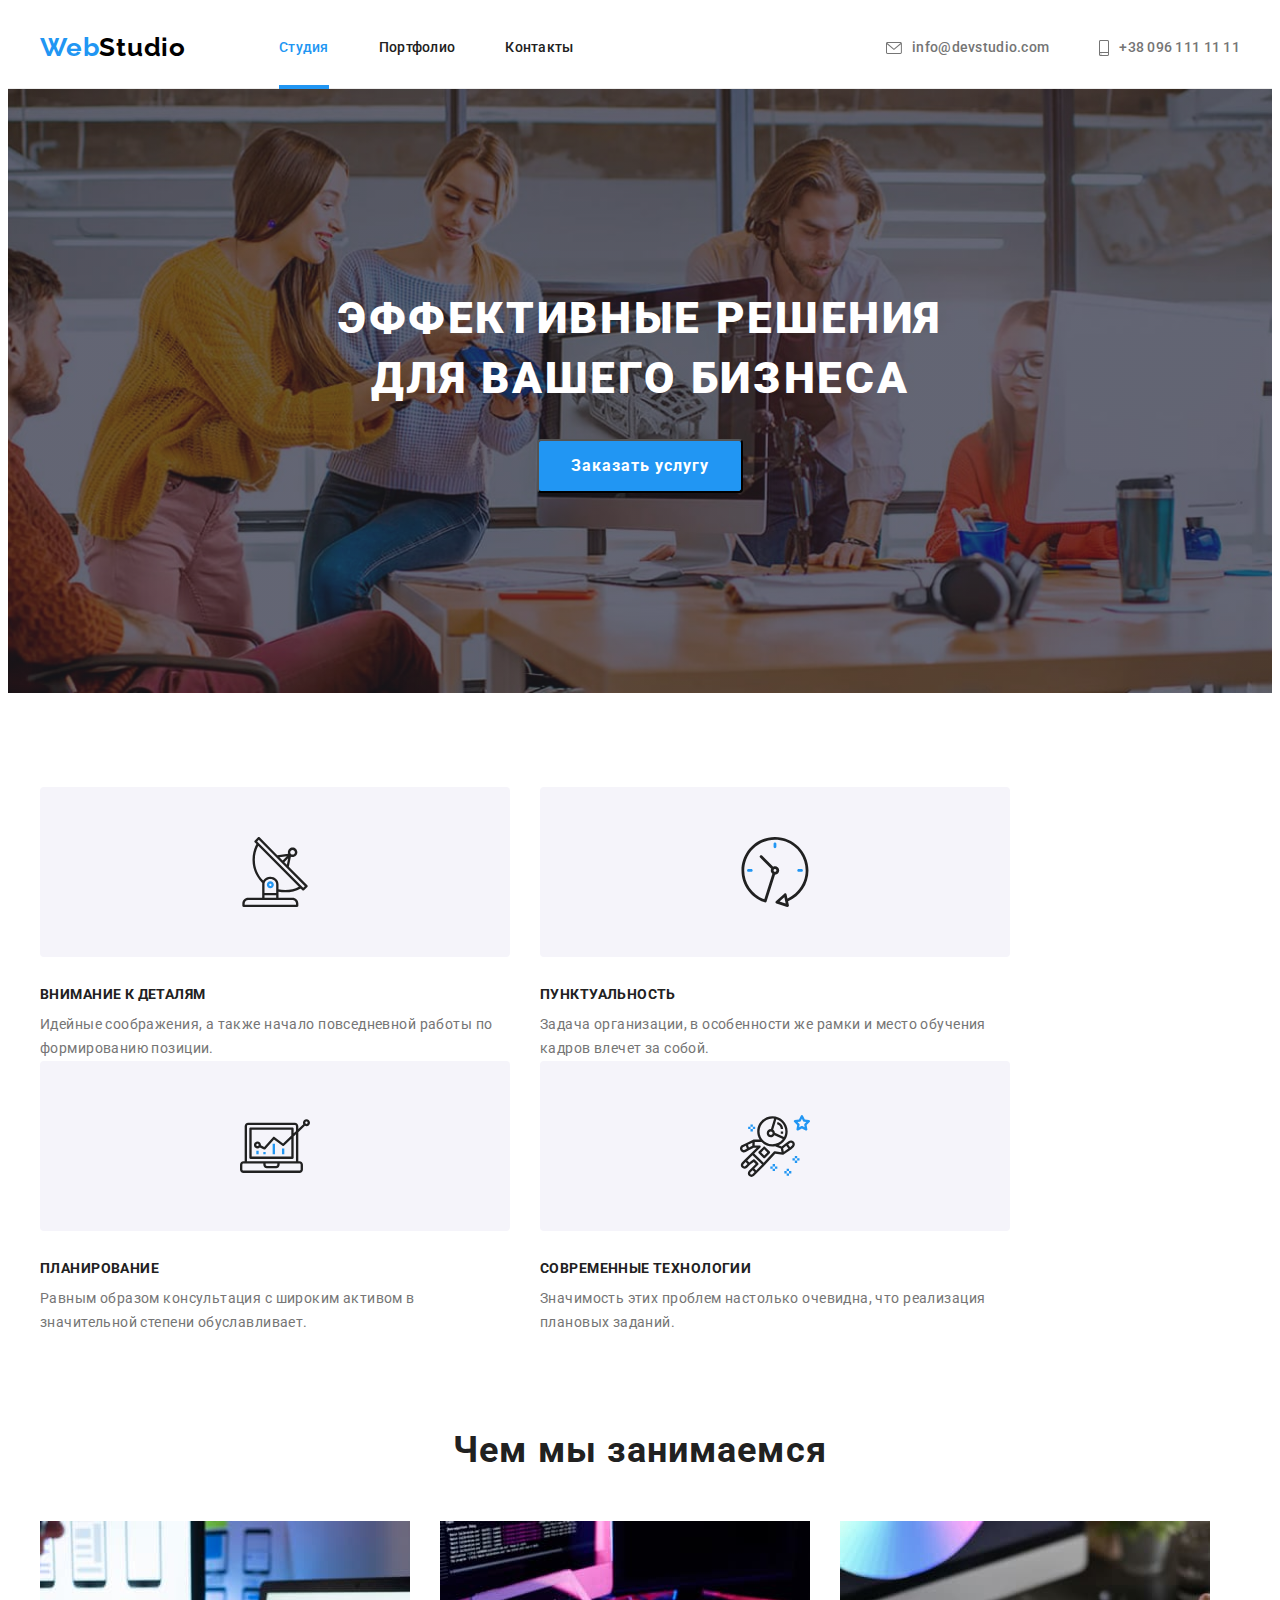
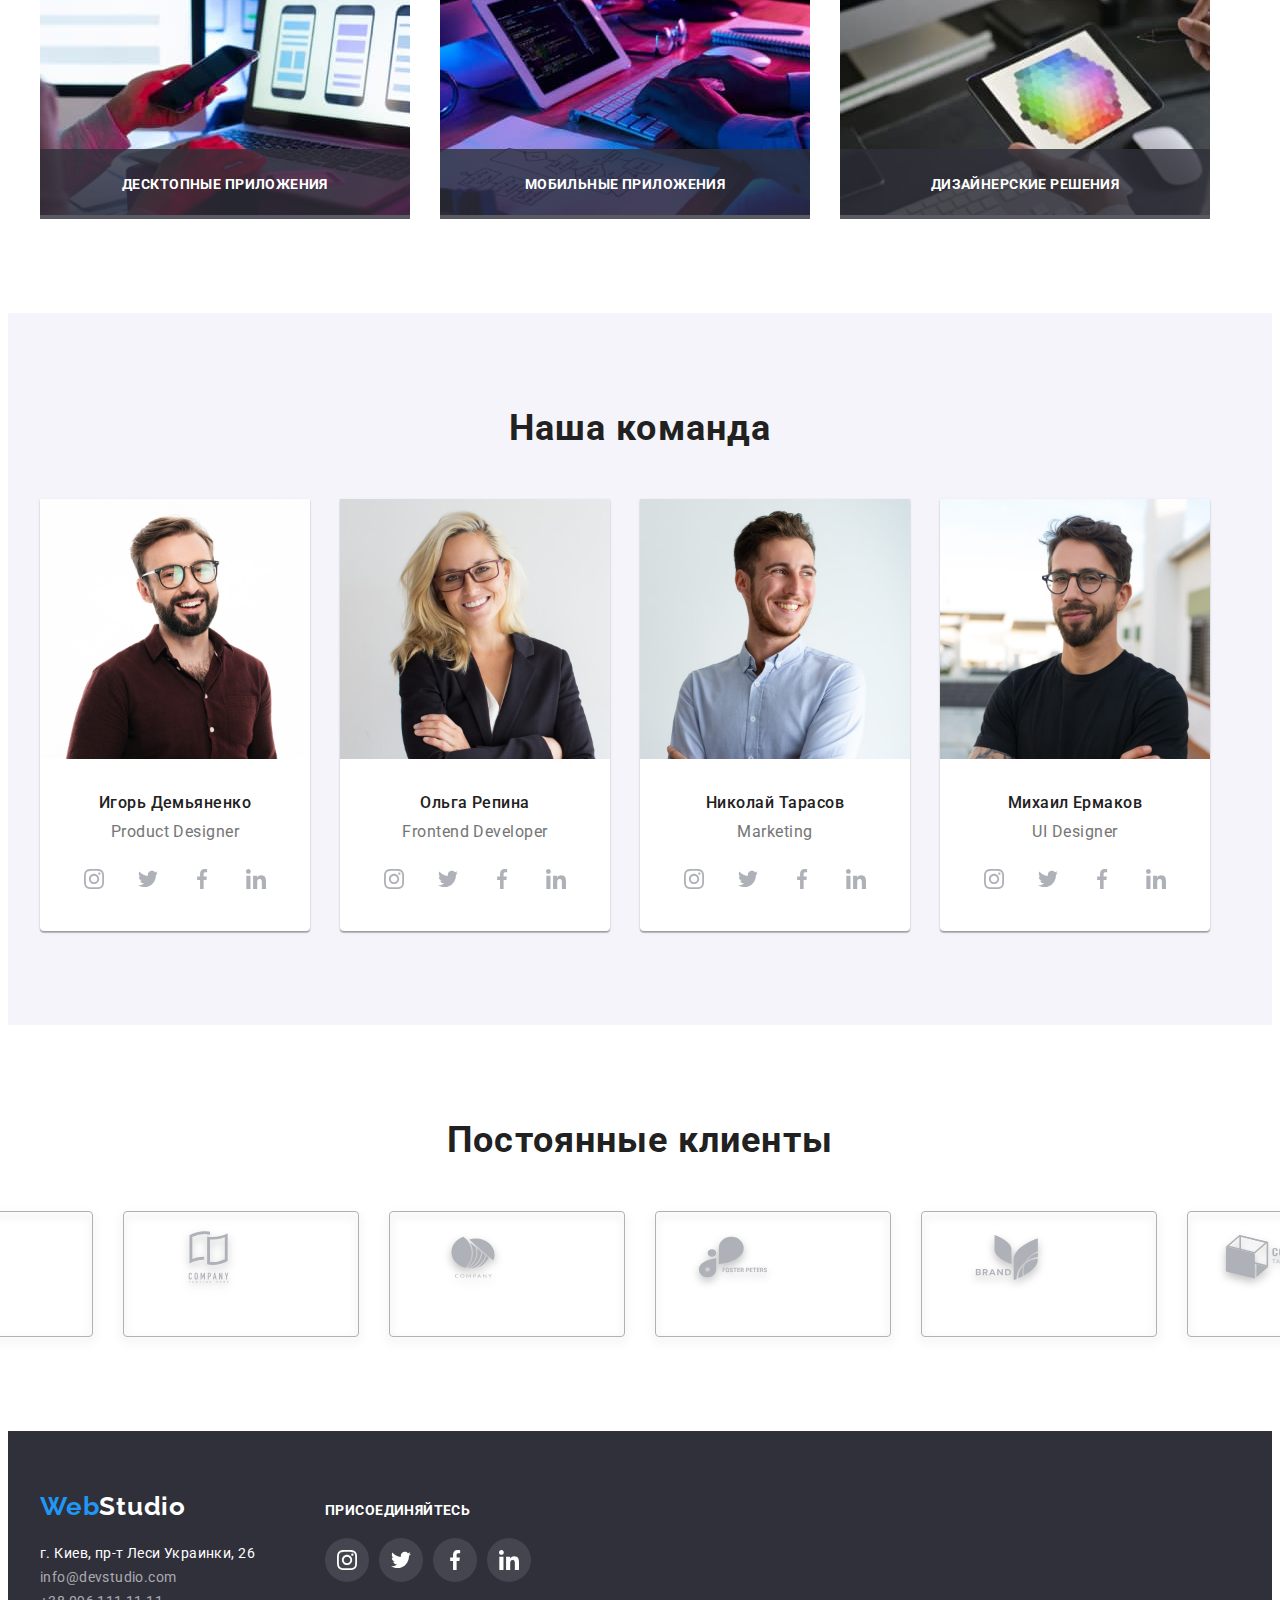
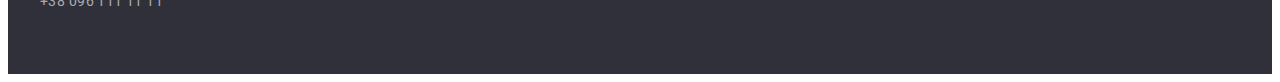
<file: index.html>
<!DOCTYPE html>
<html lang="ru">
  <head>
    <meta charset="UTF-8" />
    <meta http-equiv="X-UA-Compatible" content="IE=edge" />
    <meta name="viewport" content="width=device-width, initial-scale=1.0" />
    <title>Git rules!</title>
    <link rel="preconnect" href="https://fonts.googleapis.com" />
    <link rel="preconnect" href="https://fonts.gstatic.com" crossorigin />
    <link
      href="https://fonts.googleapis.com/css2?family=Raleway:wght@700&family=Roboto:wght@400;500;700;900&display=swap"
      rel="stylesheet"
    />
    <link
      rel="stylesheet"
      href="https://cdnjs.cloudflare.com/ajax/libs/modern-normalize/1.1.0/modern-normalize.min.css"
      integrity="sha512-wpPYUAdjBVSE4KJnH1VR1HeZfpl1ub8YT/NKx4PuQ5NmX2tKuGu6U/JRp5y+Y8XG2tV+wKQpNHVUX03MfMFn9Q=="
      crossorigin="anonymous"
      referrerpolicy="no-referrer"
    />
    <link rel="stylesheet" href="./css/style.css" />
  </head>

  <body>
    <header class="header">
      <div class="container">
        <nav class="header-navigation">
          <a lang="en" href="" class="header-logo-web link"
            >Web<span class="header-logo-studio link">Studio</span>
          </a>
          <ul class="header-list list">
            <li class="header-item"><a class="header-studio link" href="">Студия</a></li>
            <li class="header-item">
              <a class="header-potfolio link" href="./portfolio.html">Портфолио</a>
            </li>
            <li class="header-item"><a class="header-contact link" href="">Контакты</a></li>
          </ul>
        </nav>
        <ul class="header-right list">
          <li class="header-right-item">
            <a class="header-email link" href="mailto:info@devstudio.com">
              <svg class="header-icons" width="16" height="12">
                <use class="envelope" href="./images/icons.svg#icon-envelope"></use>
              </svg>
              info@devstudio.com</a
            >
          </li>
          <li class="header-right-item">
            <a class="header-tel link" href="tel:+380961111111">
              <svg class="header-icons" width="10" height="16">
                <use class="smartphone" href="./images/icons.svg#icon-smartphone"></use>
              </svg>
              +38 096 111 11 11</a
            >
          </li>
        </ul>
      </div>
    </header>
    <main>
      <section class="hero">
        <h1 class="hero-title">Эффективные решения для вашего бизнеса</h1>
        <button class="hero-button" type="button" data-modal-open>Заказать услугу</button>
      </section>
      <section class="peculiarities">
        <div class="container">
          <ul class="peculiarities-list">
            <li class="peculiarities-main list">
              <div class="icons-peculiarities list">
                <svg class="icons">
                  <use class="antenna" href="./images/icons.svg#icon-antenna"></use>
                </svg>
              </div>
              <h3 class="peculiarities-main-title">Внимание к деталям</h3>
              <p class="peculiarities-main-title-org">
                Идейные соображения, а также начало повседневной работы по формированию позиции.
              </p>
            </li>
            <li class="peculiarities-main list">
              <div class="icons-peculiarities list">
                <svg class="icons">
                  <use class="clock" href="./images/icons.svg#icon-clock"></use>
                </svg>
              </div>
              <h3 class="peculiarities-main-title">Пунктуальность</h3>
              <p class="peculiarities-main-title-org">
                Задача организации, в особенности же рамки и место обучения кадров влечет за собой.
              </p>
            </li>
            <li class="peculiarities-main list">
              <div class="icons-peculiarities list">
                <svg class="icons">
                  <use class="diagram" href="./images/icons.svg#icon-diagram"></use>
                </svg>
              </div>
              <h3 class="peculiarities-main-title">Планирование</h3>
              <p class="peculiarities-main-title-org">
                Равным образом консультация с широким активом в значительной степени обуславливает.
              </p>
            </li>
            <li class="peculiarities-main list">
              <div class="icons-peculiarities list">
                <svg class="icons">
                  <use class="astronaut" href="./images/icons.svg#icon-astronaut"></use>
                </svg>
              </div>
              <h3 class="peculiarities-main-title">Современные технологии</h3>
              <p class="peculiarities-main-title-org">
                Значимость этих проблем настолько очевидна, что реализация плановых заданий.
              </p>
            </li>
          </ul>
        </div>
      </section>
      <section class="doing">
        <div class="container">
          <h2 class="doing-title">Чем мы занимаемся</h2>
          <ul class="doing-image list">
            <li class="doing-image-pictures">
              <img src="./images/doing/img1.jpg" alt="Разработка сайта" width="370" height="294" />
              <h3 class="doing-kind">Десктопные приложения</h3>
            </li>
            <li class="doing-image-pictures">
              <img src="./images/doing/img2.jpg" alt="Дизайн" width="370" height="294" />
              <h3 class="doing-kind">Мобильные приложения</h3>
            </li>
            <li class="doing-image-pictures">
              <img src="./images/doing/img3.jpg" alt="Графика и цвет" width="370" height="294" />
              <h3 class="doing-kind">Дизайнерские решения</h3>
            </li>
          </ul>
        </div>
      </section>
      <section class="team">
        <div class="container">
          <h2 class="team-title">Наша команда</h2>
          <ul class="team-worker list">
            <li class="team-worker-about">
              <img
                class="cards-workers"
                src="./images/team/demyanenko.jpg"
                alt="Игорь Демьяненко"
                width="270"
                height="260"
              />
              <div class="name-function-worker">
                <h3 class="team-worker-about-name">Игорь Демьяненко</h3>
                <p class="team-worker-function" lang="en">Product Designer</p>
                <ul class="worker-socials">
                  <li class="socials-item list">
                    <a class="socials-link link" href="">
                      <svg class="socials-icons" width="20" height="20">
                        <use class="instagram" href="./images/icons.svg#icon-instagram"></use>
                      </svg>
                    </a>
                  </li>
                  <li class="socials-item list">
                    <a class="socials-link link" href="">
                      <svg class="socials-icons" width="20" height="20">
                        <use class="twitter" href="./images/icons.svg#icon-twitter"></use>
                      </svg>
                    </a>
                  </li>
                  <li class="socials-item list">
                    <a class="socials-link link" href="">
                      <svg class="socials-icons" width="20" height="20">
                        <use class="facebook" href="./images/icons.svg#icon-facebook"></use>
                      </svg>
                    </a>
                  </li>
                  <li class="socials-item list">
                    <a class="socials-link link" href="">
                      <svg class="socials-icons" width="20" height="20">
                        <use class="linkedin" href="./images/icons.svg#icon-linkedin"></use>
                      </svg>
                    </a>
                  </li>
                </ul>
              </div>
            </li>
            <li class="team-worker-about">
              <img
                class="cards-workers"
                src="./images/team/repina.jpg"
                alt="Ольга Репина"
                width="270"
                height="260"
              />
              <div class="name-function-worker">
                <h3 class="team-worker-about-name">Ольга Репина</h3>
                <p class="team-worker-function" lang="en">Frontend Developer</p>
                <ul class="worker-socials">
                  <li class="socials-item list">
                    <a class="socials-link link" href="">
                      <svg class="socials-icons" width="20" height="20">
                        <use class="instagram" href="./images/icons.svg#icon-instagram"></use>
                      </svg>
                    </a>
                  </li>
                  <li class="socials-item list">
                    <a class="socials-link link" href="">
                      <svg class="socials-icons" width="20" height="20">
                        <use class="twitter" href="./images/icons.svg#icon-twitter"></use>
                      </svg>
                    </a>
                  </li>
                  <li class="socials-item list">
                    <a class="socials-link link" href="">
                      <svg class="socials-icons" width="20" height="20">
                        <use class="facebook" href="./images/icons.svg#icon-facebook"></use>
                      </svg>
                    </a>
                  </li>
                  <li class="socials-item list">
                    <a class="socials-link link" href="">
                      <svg class="socials-icons" width="20" height="20">
                        <use class="linkedin" href="./images/icons.svg#icon-linkedin"></use>
                      </svg>
                    </a>
                  </li>
                </ul>
              </div>
            </li>
            <li class="team-worker-about">
              <img
                class="cards-workers"
                src="./images/team/tarasov.jpg"
                alt="Николай Тарасов"
                width="270"
                height="260"
              />
              <div class="name-function-worker">
                <h3 class="team-worker-about-name">Николай Тарасов</h3>
                <p class="team-worker-function" lang="en">Marketing</p>
                <ul class="worker-socials">
                  <li class="socials-item list">
                    <a class="socials-link link" href="">
                      <svg class="socials-icons" width="20" height="20">
                        <use class="instagram" href="./images/icons.svg#icon-instagram"></use>
                      </svg>
                    </a>
                  </li>
                  <li class="socials-item list">
                    <a class="socials-link link" href="">
                      <svg class="socials-icons" width="20" height="20">
                        <use class="twitter" href="./images/icons.svg#icon-twitter"></use>
                      </svg>
                    </a>
                  </li>
                  <li class="socials-item list">
                    <a class="socials-link link" href="">
                      <svg class="socials-icons" width="20" height="20">
                        <use class="facebook" href="./images/icons.svg#icon-facebook"></use>
                      </svg>
                    </a>
                  </li>
                  <li class="socials-item list">
                    <a class="socials-link link" href="">
                      <svg class="socials-icons" width="20" height="20">
                        <use class="linkedin" href="./images/icons.svg#icon-linkedin"></use>
                      </svg>
                    </a>
                  </li>
                </ul>
              </div>
            </li>
            <li class="team-worker-about">
              <img
                class="cards-workers"
                src="./images/team/ermakov.jpg"
                alt="Михаил Ермаков"
                width="270"
                height="260"
              />
              <div class="name-function-worker">
                <h3 class="team-worker-about-name">Михаил Ермаков</h3>
                <p class="team-worker-function" lang="en">UI Designer</p>
                <ul class="worker-socials">
                  <li class="socials-item list">
                    <a class="socials-link link" href="">
                      <svg class="socials-icons" width="20" height="20">
                        <use class="instagram" href="./images/icons.svg#icon-instagram"></use>
                      </svg>
                    </a>
                  </li>
                  <li class="socials-item list">
                    <a class="socials-link link" href="">
                      <svg class="socials-icons" width="20" height="20">
                        <use class="twitter" href="./images/icons.svg#icon-twitter"></use>
                      </svg>
                    </a>
                  </li>
                  <li class="socials-item list">
                    <a class="socials-link link" href="">
                      <svg class="socials-icons" width="20" height="20">
                        <use class="facebook" href="./images/icons.svg#icon-facebook"></use>
                      </svg>
                    </a>
                  </li>
                  <li class="socials-item list">
                    <a class="socials-link link" href="">
                      <svg class="socials-icons" width="20" height="20">
                        <use class="linkedin" href="./images/icons.svg#icon-linkedin"></use>
                      </svg>
                    </a>
                  </li>
                </ul>
              </div>
            </li>
          </ul>
        </div>
      </section>
      <section class="clients">
        <div class="container">
          <h2 class="clients-title">Постоянные клиенты</h2>
          <ul class="clients-icons list">
            <li class="clients-icons-cards">
              <a class="clients-icons-number" href="">
                <svg class="clients-icons-number-cards">
                  <use class="one" href="./images/icons.svg#icon-one"></use>
                </svg>
              </a>
            </li>
            <li class="clients-icons-cards">
              <a class="clients-icons-number" href="">
                <svg class="clients-icons-number-cards">
                  <use class="two" href="./images/icons.svg#icon-two"></use>
                </svg>
              </a>
            </li>
            <li class="clients-icons-cards">
              <a class="clients-icons-number" href="">
                <svg class="clients-icons-number-cards">
                  <use class="three" href="./images/icons.svg#icon-three"></use>
                </svg>
              </a>
            </li>
            <li class="clients-icons-cards">
              <a class="clients-icons-number" href="">
                <svg class="clients-icons-number-cards">
                  <use class="four" href="./images/icons.svg#icon-four"></use>
                </svg>
              </a>
            </li>
            <li class="clients-icons-cards">
              <a class="clients-icons-number" href="">
                <svg class="clients-icons-number-cards">
                  <use class="five" href="./images/icons.svg#icon-five"></use>
                </svg>
              </a>
            </li>
            <li class="clients-icons-cards">
              <a class="clients-icons-number" href="">
                <svg class="clients-icons-number-cards">
                  <use class="six" href="./images/icons.svg#icon-six"></use>
                </svg>
              </a>
            </li>
          </ul>
        </div>
      </section>
    </main>
    <footer class="footer">
      <div class="footer-logo-together container">
        <div class="footer-logo">
          <a lang="en" href="" class="footer-logo-web link"
            >Web<span class="footer-logo-studio link">Studio</span>
          </a>
          <address class="footer-adress">
            <ul class="footer-adress list">
              <li class="footer-item">
                <a
                  class="footer-adress-map link"
                  href="https://goo.gl/maps/Y9BvovTNRjRQ5Cvj7"
                  target="_blank"
                  rel="noreferrer noopener"
                  >г. Киев, пр-т Леси Украинки, 26</a
                >
              </li>
              <li class="footer-item">
                <a class="footer-email link" href="mailto:info@devstudio.com">info@devstudio.com</a>
              </li>
              <li class="footer-item">
                <a class="footer-tel link" href="tel:+380961111111">+38 096 111 11 11</a>
              </li>
            </ul>
          </address>
        </div>
        <div class="footer-together">
          <p class="together-title">присоединяйтесь</p>
          <ul class="together-socials">
            <li class="together-item list">
              <a class="together-link link" href="">
                <svg class="together-icons" width="20" height="20">
                  <use class="instagram" href="./images/icons.svg#icon-instagram"></use>
                </svg>
              </a>
            </li>
            <li class="together-item list">
              <a class="together-link link" href="">
                <svg class="together-icons" width="20" height="20">
                  <use class="twitter" href="./images/icons.svg#icon-twitter"></use>
                </svg>
              </a>
            </li>
            <li class="together-item list">
              <a class="together-link link" href="">
                <svg class="together-icons" width="20" height="20">
                  <use class="facebook" href="./images/icons.svg#icon-facebook"></use>
                </svg>
              </a>
            </li>
            <li class="together-item list">
              <a class="together-link link" href="">
                <svg class="together-icons" width="20" height="20">
                  <use class="linkedin" href="./images/icons.svg#icon-linkedin"></use>
                </svg>
              </a>
            </li>
          </ul>
        </div>
      </div>
    </footer>
    <div class="backdrop is-hidden" data-modal is-hidden>
      <div class="modal">
        <button type="button" class="open" data-modal-close>
          <svg class="open-modal">
            <use class="icon-close" href="./images/icons.svg#icon-close"></use>
          </svg>
        </button>
      </div>
    </div>
    <script src="./js/modal.js"></script>
  </body>
</html>
</file>
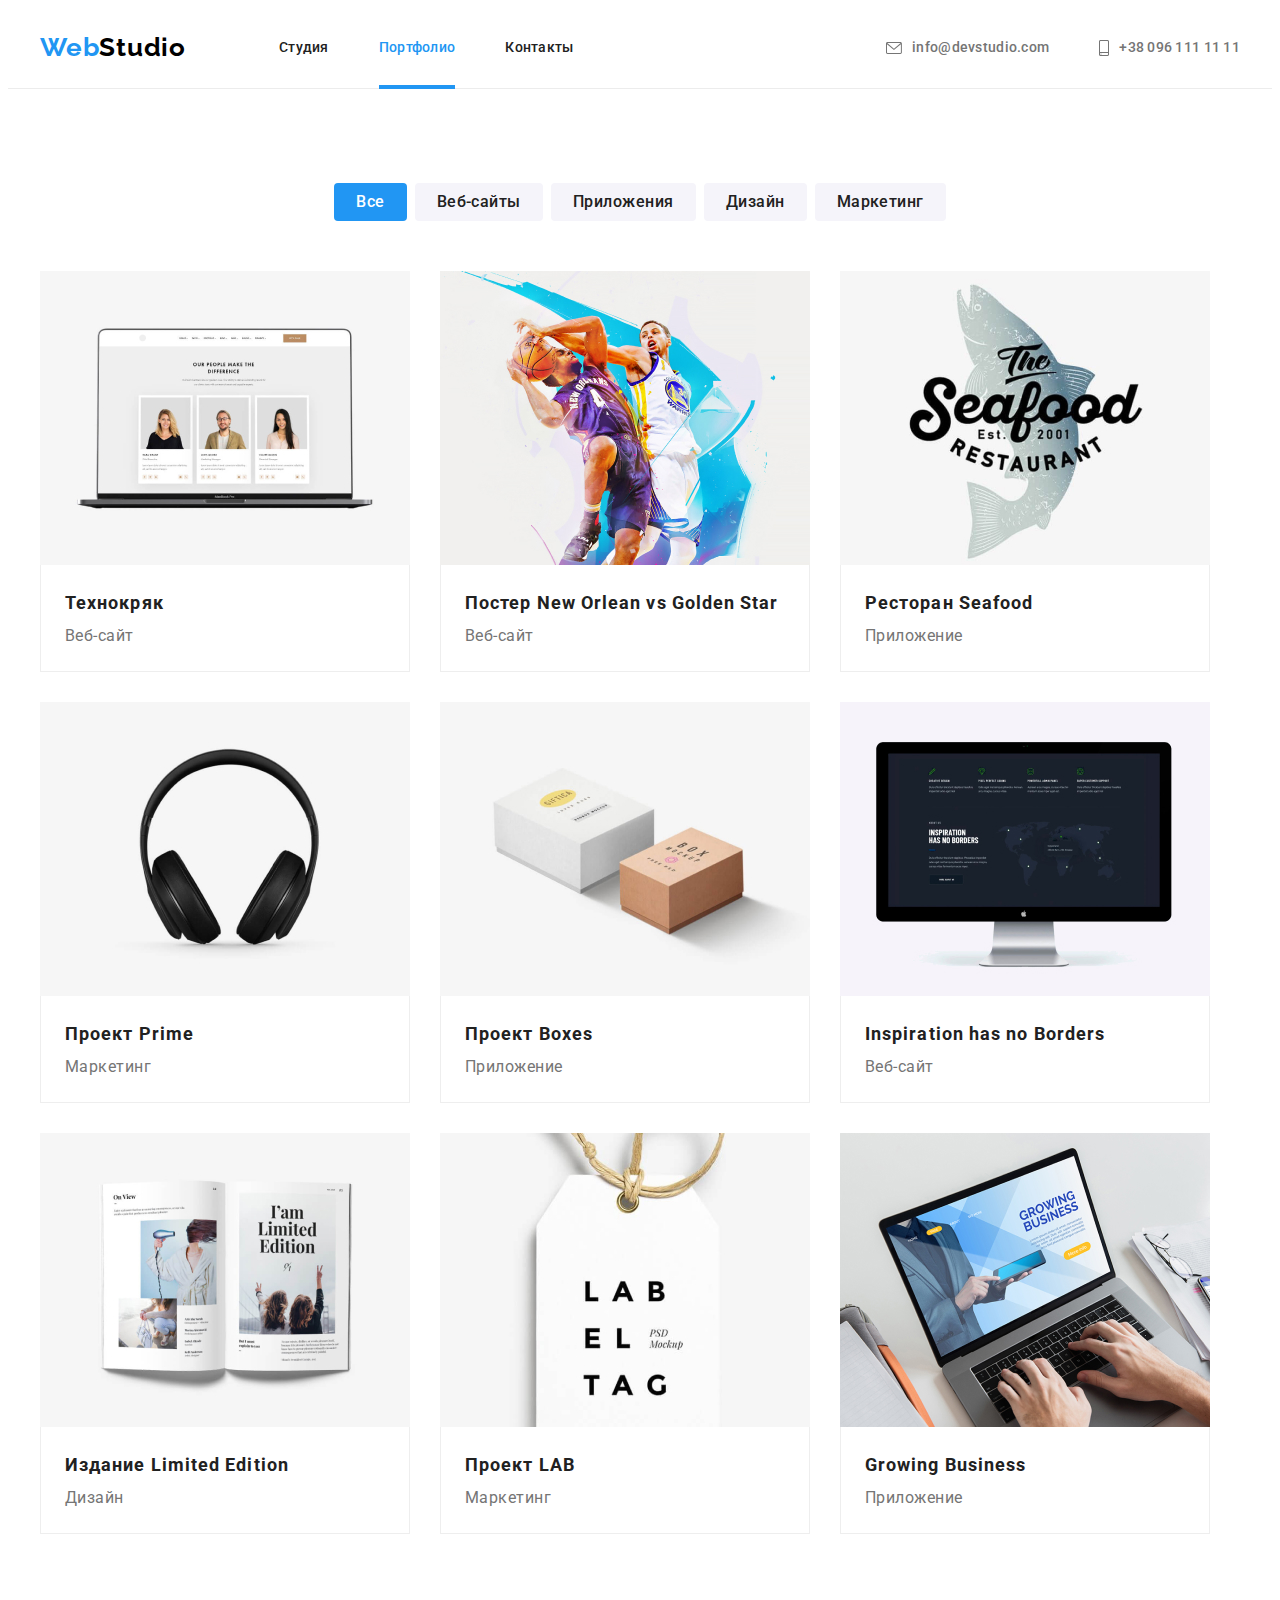
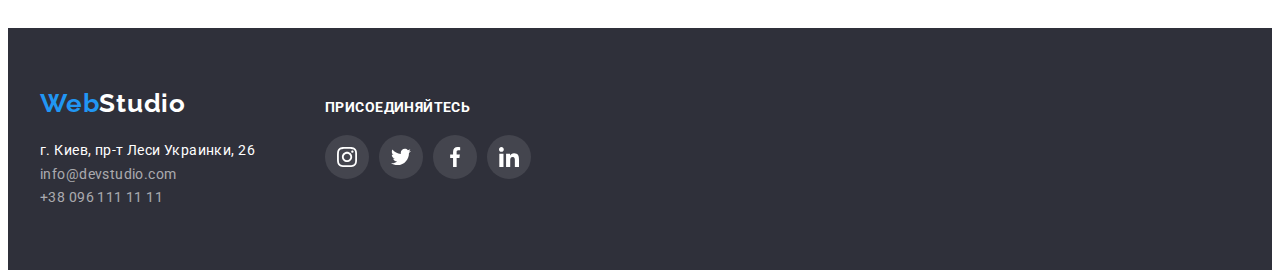
<file: portfolio.html>
<!DOCTYPE html>
<html lang="ru">
  <head>
    <meta charset="UTF-8" />
    <meta http-equiv="X-UA-Compatible" content="IE=edge" />
    <meta name="viewport" content="width=device-width, initial-scale=1.0" />
    <title>Document</title>
    <link rel="preconnect" href="https://fonts.googleapis.com" />
    <link rel="preconnect" href="https://fonts.gstatic.com" crossorigin />
    <link
      href="https://fonts.googleapis.com/css2?family=Raleway:wght@700&family=Roboto:wght@400;500;700;900&display=swap"
      rel="stylesheet"
    />
    <link
      rel="stylesheet"
      href="https://cdnjs.cloudflare.com/ajax/libs/modern-normalize/1.1.0/modern-normalize.min.css"
      integrity="sha512-wpPYUAdjBVSE4KJnH1VR1HeZfpl1ub8YT/NKx4PuQ5NmX2tKuGu6U/JRp5y+Y8XG2tV+wKQpNHVUX03MfMFn9Q=="
      crossorigin="anonymous"
      referrerpolicy="no-referrer"
    />
    <link rel="stylesheet" href="./css/style.css" />
  </head>
  <body>
    <header class="header">
      <div class="container">
        <nav class="header-navigation">
          <a lang="en" href="" class="header-logo-web link"
            >Web<span class="header-logo-studio link">Studio</span>
          </a>
          <ul class="header-list list">
            <li class="header-item">
              <a class="header-studio-second link" href="./index.html">Студия</a>
            </li>
            <li class="header-item">
              <a class="header-potfolio-second link" href="">Портфолио</a>
            </li>
            <li class="header-item"><a class="header-contact link" href="">Контакты</a></li>
          </ul>
        </nav>
        <ul class="header-right list">
          <li class="header-right-item">
            <a class="header-email link" href="mailto:info@devstudio.com">
              <svg class="header-icons" width="16" height="12">
                <use class="envelope" href="./images/icons.svg#icon-envelope"></use>
              </svg>
              info@devstudio.com</a
            >
          </li>
          <li class="header-right-item">
            <a class="header-tel link" href="tel:+380961111111">
              <svg class="header-icons" width="10" height="16">
                <use class="smartphone" href="./images/icons.svg#icon-smartphone"></use>
              </svg>
              +38 096 111 11 11</a
            >
          </li>
        </ul>
      </div>
    </header>
    <main class="main">
      <section class="main-buttons">
        <div class="container">
          <ul class="main-buttons-list list">
            <li class="main-buttons-item">
              <button class="main-button-all" type="button">Все</button>
            </li>
            <li class="main-buttons-item">
              <button class="main-button-other" type="button">Веб-сайты</button>
            </li>
            <li class="main-buttons-item">
              <button class="main-button-other" type="button">Приложения</button>
            </li>
            <li class="main-buttons-item">
              <button class="main-button-other" type="button">Дизайн</button>
            </li>
            <li class="main-buttons-item">
              <button class="main-button-other" type="button">Маркетинг</button>
            </li>
          </ul>
          <ul class="projects-list list">
            <li class="projects-information">
              <a class="projects-information-link link" href="">
                <div class="projects-cards-text">
                  <img
                    class="projects-cards"
                    src="./imgportfolio/tehnokryak.jpg"
                    alt="Технокряк"
                    width="370"
                    height="294"
                  />
                  <p class="projects-information-text">
                    Технокряк это современная площадка распространения коронавируса. Компании
                    используют эту платформу для цифрового шпионажа и атак на защищённые сервера
                    конкурентов.
                  </p>
                </div>
                <div class="cards-name">
                  <h3 class="projects-name">Технокряк</h3>
                  <p class="projects-type">Веб-сайт</p>
                </div>
              </a>
            </li>
            <li class="projects-information">
              <a class="projects-information-link link" href="">
                <img
                  class="projects-cards"
                  src="./imgportfolio/star.jpg"
                  alt="Постер New Orlean vs Golden Star"
                  width="370"
                  height="294"
                />
                <div class="cards-name">
                  <h3 class="projects-name">
                    Постер <span lang="en">New Orlean vs Golden Star</span>
                  </h3>
                  <p class="projects-type">Веб-сайт</p>
                </div>
              </a>
            </li>
            <li class="projects-information">
              <a class="projects-information-link link" href="">
                <img
                  class="projects-cards"
                  src="./imgportfolio/seafood.jpg"
                  alt="Ресторан Seafood"
                  width="370"
                  height="294"
                />
                <div class="cards-name">
                  <h3 class="projects-name">Ресторан <span lang="en">Seafood</span></h3>
                  <p class="projects-type">Приложение</p>
                </div>
              </a>
            </li>
            <li class="projects-information">
              <a class="projects-information-link link" href="">
                <img
                  class="projects-cards"
                  src="./imgportfolio/prime.jpg"
                  alt="Проект Prime"
                  width="370"
                  height="294"
                />
                <div class="cards-name">
                  <h3 class="projects-name">Проект <span lang="en">Prime</span></h3>
                  <p class="projects-type">Маркетинг</p>
                </div>
              </a>
            </li>
            <li class="projects-information">
              <a class="projects-information-link link" href="">
                <img
                  class="projects-cards"
                  src="./imgportfolio/boxes.jpg"
                  alt="Проект Boxes"
                  width="370"
                  height="294"
                />
                <div class="cards-name">
                  <h3 class="projects-name">Проект <span lang="en">Boxes</span></h3>
                  <p class="projects-type">Приложение</p>
                </div>
              </a>
            </li>
            <li class="projects-information">
              <a class="projects-information-link link" href="">
                <img
                  class="projects-cards"
                  src="./imgportfolio/borders.jpg"
                  alt="Inspiration has no Borders"
                  width="370"
                  height="294"
                />
                <div class="cards-name">
                  <h3 class="projects-name" lang="en">Inspiration has no Borders</h3>
                  <p class="projects-type">Веб-сайт</p>
                </div>
              </a>
            </li>
            <li class="projects-information">
              <a class="projects-information-link link" href="">
                <img
                  class="projects-cards"
                  src="./imgportfolio/edition.jpg"
                  alt="Издание Limited Edition"
                  width="370"
                  height="294"
                />
                <div class="cards-name">
                  <h3 class="projects-name">Издание <span lang="en">Limited Edition</span></h3>
                  <p class="projects-type">Дизайн</p>
                </div>
              </a>
            </li>
            <li class="projects-information">
              <a class="projects-information-link link" href="">
                <img
                  class="projects-cards"
                  src="./imgportfolio/lab.jpg"
                  alt="Проект LAB"
                  width="370"
                  height="294"
                />
                <div class="cards-name">
                  <h3 class="projects-name">Проект <span lang="en">LAB</span></h3>
                  <p class="projects-type">Маркетинг</p>
                </div>
              </a>
            </li>
            <li class="projects-information">
              <a class="projects-information-link link" href="">
                <img
                  class="projects-cards"
                  src="./imgportfolio/business.jpg"
                  alt="Growing Business"
                  width="370"
                  height="294"
                />
                <div class="cards-name">
                  <h3 class="projects-name" lang="en">Growing Business</h3>
                  <p class="projects-type">Приложение</p>
                </div>
              </a>
            </li>
          </ul>
        </div>
      </section>
    </main>
    <footer class="footer">
      <div class="footer-logo-together container">
        <div class="footer-logo">
          <a lang="en" href="" class="footer-logo-web link"
            >Web<span class="footer-logo-studio link">Studio</span>
          </a>
          <address class="footer-adress">
            <ul class="footer-adress list">
              <li class="footer-item">
                <a
                  class="footer-adress-map link"
                  href="https://goo.gl/maps/Y9BvovTNRjRQ5Cvj7"
                  target="_blank"
                  rel="noreferrer noopener"
                  >г. Киев, пр-т Леси Украинки, 26</a
                >
              </li>
              <li class="footer-item">
                <a class="footer-email link" href="mailto:info@devstudio.com">info@devstudio.com</a>
              </li>
              <li class="footer-item">
                <a class="footer-tel link" href="tel:+380961111111">+38 096 111 11 11</a>
              </li>
            </ul>
          </address>
        </div>
        <div class="footer-together">
          <p class="together-title">присоединяйтесь</p>
          <ul class="together-socials">
            <li class="together-item list">
              <a class="together-link link" href="">
                <svg class="together-icons" width="20" height="20">
                  <use class="instagram" href="./images/icons.svg#icon-instagram"></use>
                </svg>
              </a>
            </li>
            <li class="together-item list">
              <a class="together-link link" href="">
                <svg class="together-icons" width="20" height="20">
                  <use class="twitter" href="./images/icons.svg#icon-twitter"></use>
                </svg>
              </a>
            </li>
            <li class="together-item list">
              <a class="together-link link" href="">
                <svg class="together-icons" width="20" height="20">
                  <use class="facebook" href="./images/icons.svg#icon-facebook"></use>
                </svg>
              </a>
            </li>
            <li class="together-item list">
              <a class="together-link link" href="">
                <svg class="together-icons" width="20" height="20">
                  <use class="linkedin" href="./images/icons.svg#icon-linkedin"></use>
                </svg>
              </a>
            </li>
          </ul>
        </div>
      </div>
    </footer>
  </body>
</html>
</file>
<file: css/style.css>
:root {
  --main-title-colore: #ffffff;
  --second-title-color: #212121;
  --main-text-color: #757575;
  --accent-color: #2196f3;
  --timing-function: cubic-bezier(0.4, 0, 0.2, 1);
  --time: 250ms;
}
body {
  font-family: 'Roboto', sans-serif;
  color: var(--main-text-color);
}
p,
h1,
h2,
h3,
h4,
h5,
h6,
ul {
  margin-top: 0;
  margin-bottom: 0;
}
ul {
  padding-left: 0;
}
.list {
  list-style: none;
}
.link {
  text-decoration: none;
}
.container {
  width: 1200px;
  padding-left: 15px;
  padding-right: 15px;
  margin: 0 auto;
}
/*-----HEADER--- */
.header {
  border-bottom: 1px solid #ececec;
}
.header .container {
  display: flex;
  align-items: center;
  padding-top: 0;
  padding-bottom: 0;
}
.header-navigation {
  display: flex;
  align-items: center;
}
.header-list {
  display: flex;
  margin-left: 93px;
}
.header-right {
  display: flex;
  margin-left: auto;
}
.header-list .header-item:not(:last-child) {
  margin-right: 50px;
}
.header-item .link {
  display: block;
  padding-top: 32px;
  padding-bottom: 32px;
}
.header-item {
  transition: color var(--time) var(--timing-function);
}
.header-right .header-right-item + .header-right-item {
  margin-left: 50px;
}
.header-logo-web {
  font-family: Raleway;
  font-weight: 700;
  font-size: 26px;
  padding-top: 24px;
  padding-bottom: 25px;
  line-height: 1.19;
  letter-spacing: 0.03em;
  color: #2196f3;
}
.header-logo-studio {
  font-family: Raleway;
  font-weight: 700;
  font-size: 26px;
  padding-top: 24px;
  padding-bottom: 25px;
  line-height: 1.19;
  letter-spacing: 0.03em;
  color: #000000;
}
.header-studio {
  position: relative;
  font-weight: 500;
  font-size: 14px;
  line-height: 1.14;
  padding-top: 32px;
  padding-bottom: 32px;
  letter-spacing: 0.02em;
  color: #2196f3;
}
.header-studio::after {
  content: '';
  position: absolute;
  left: 0px;
  bottom: -1px;
  display: block;
  width: 100%;
  height: 4px;
  background-color: var(--accent-color);
}
.header-studio-second {
  font-weight: 500;
  font-size: 14px;
  padding-top: 32px;
  padding-bottom: 32px;
  line-height: 1.14;
  letter-spacing: 0.02em;
  color: #212121;
}
.header-potfolio {
  font-weight: 500;
  font-size: 14px;
  padding-top: 32px;
  padding-bottom: 32px;
  line-height: 1.14;
  letter-spacing: 0.02em;
  color: #212121;
}
.header-potfolio-second {
  position: relative;
  font-weight: 500;
  font-size: 14px;
  padding-top: 32px;
  padding-bottom: 32px;
  line-height: 1.14;
  letter-spacing: 0.02em;
  color: #2196f3;
}
.header-potfolio-second::after {
  content: '';
  position: absolute;
  left: 0px;
  bottom: -1px;
  display: block;
  width: 100%;
  height: 4px;
  background-color: var(--accent-color);
}
.header-contact {
  font-weight: 500;
  font-size: 14px;
  line-height: 1.14;
  letter-spacing: 0.02em;
  color: #212121;
}
.envelope {
  display: block;
  fill: var(--main-text-color);
  transition: fill var(--time) var(--timing-function);
}
.smartphone {
  display: block;
  fill: var(--main-text-color);
  transition: fill var(--time) var(--timing-function);
}
.header-icons {
  margin-right: 10px;
}
.header-email {
  display: flex;
  align-items: center;
  font-weight: 500;
  font-size: 14px;
  line-height: 1.14;
  letter-spacing: 0.02em;
  color: #757575;
  padding-top: 32px;
  padding-bottom: 32px;
  transition: color var(--time) var(--timing-function);
}
.header-email:hover,
.header-email:focus,
.header-email:hover .envelope,
.header-email:focus .envelope {
  color: var(--accent-color);
  fill: currentColor;
}
.header-tel {
  display: flex;
  align-items: center;
  font-weight: 500;
  font-size: 14px;
  line-height: 1.14;
  letter-spacing: 0.02em;
  color: #757575;
  padding-top: 32px;
  padding-bottom: 32px;
  transition: color var(--time) var(--timing-function);
}
.header-tel:hover,
.header-tel:focus,
.header-tel:hover .smartphone,
.header-tel:focus .smartphone {
  color: var(--accent-color);
  fill: currentColor;
}
/*----HERO----*/
.hero {
  max-width: 1600px;
  padding-top: 200px;
  padding-bottom: 200px;
  background-image: linear-gradient(rgba(47, 48, 58, 0.4), rgba(47, 48, 58, 0.4)),
    url(../images/hero.jpg);
  background-repeat: no-repeat;
  background-position: center;
  background-size: cover;
  margin-left: auto;
  margin-right: auto;
}
.hero-title {
  font-weight: 900;
  font-size: 44px;
  line-height: 1.36;
  display: block;
  text-align: center;
  width: 696px;
  height: 120px;
  margin-left: auto;
  margin-right: auto;
  margin-bottom: 30px;
  justify-content: center;
  letter-spacing: 0.06em;
  text-transform: uppercase;
  color: var(--main-title-colore);
}
.hero-button {
  background-color: #2196f3;
  font-weight: 700;
  font-size: 16px;
  line-height: 1.87;
  display: block;
  margin-left: auto;
  margin-right: auto;
  text-align: center;
  justify-content: center;
  padding: 10px 32px;
  letter-spacing: 0.06em;
  color: var(--main-title-colore);
  border-radius: 4px;
  cursor: pointer;
  font-family: inherit;
  transition: background-color var(--time) var(--timing-function);
}
.hero-button:hover,
.hero-button:focus {
  background-color: #188ce8;
}
/*-----Peculiarities-----*/
.peculiarities {
  padding-top: 94px;
  padding-bottom: 94px;
}
.peculiarities-list {
  display: flex;
  flex-wrap: wrap;
  margin-left: -30px;
}
.peculiarities-list > .peculiarities-main {
  flex-basis: calc(100% / 4 - 30px);
  margin-left: 30px;
}
.icons-peculiarities {
  display: flex;
  height: 120px;
  width: 270px;
  align-items: center;
  justify-content: center;
  border-radius: 4px;
  background-color: #f5f4fa;
  padding: 25px 100px;
  margin-bottom: 30px;
}
.icons {
  display: block;
  width: 70px;
  height: 70px;
}
.peculiarities-main-title {
  font-weight: 700;
  font-size: 14px;
  line-height: 1.14;
  margin-bottom: 10px;
  letter-spacing: 0.03em;
  text-transform: uppercase;
  color: var(--second-title-color);
}
.peculiarities-main-title-org {
  font-size: 14px;
  line-height: 1.71;
  letter-spacing: 0.03em;
}
/*----MAIN-BUTTONS-AND-PROJECTS----*/
.main-buttons {
  padding-top: 94px;
  padding-bottom: 94px;
}
.main-buttons-list {
  display: flex;
  align-items: center;
  justify-content: center;
  margin-bottom: 50px;
}
.main-buttons-item:not(:first-child) {
  margin-left: 8px;
}
.main-buttons-item {
  transition: box-shadow var(--time) var(--timing-function);
}
.main-button-all {
  background-color: #2196f3;
  font-weight: 500;
  font-size: 16px;
  padding: 6px 22px;
  line-height: 1.62;
  text-align: center;
  letter-spacing: 0.03em;
  border-radius: 4px;
  border: 0px;
  color: #ffffff;
  cursor: pointer;
  font-family: inherit;
}
.main-button-other {
  background-color: #f5f4fa;
  font-family: inherit;
  font-weight: 500;
  font-size: 16px;
  padding: 6px 22px;
  line-height: 1.62;
  text-align: center;
  letter-spacing: 0.03em;
  border: 0px;
  border-radius: 4px;
  color: var(--second-title-color);
  cursor: pointer;
}
.main-buttons-item:hover,
.main-buttons-item:focus {
  box-shadow: 0px 3px 1px rgba(0, 0, 0, 0.1), 0px 1px 2px rgba(0, 0, 0, 0.08),
    0px 2px 2px rgba(0, 0, 0, 0.12);
}
.projects-list {
  display: flex;
  flex-wrap: wrap;
  margin-left: -30px;
  margin-top: -30px;
}
.projects-list .projects-information {
  flex-basis: calc (100% / 3 - 30px);
  margin-left: 30px;
  margin-top: 30px;
}
.projects-cards {
  display: block;
  max-width: 100%;
}
.cards-name {
  padding: 20px 24px;
  border-right: 1px solid #eeeeee;
  border-bottom: 1px solid #eeeeee;
  border-left: 1px solid #eeeeee;
}
.projects-name {
  font-weight: 700;
  font-size: 18px;
  line-height: 2;
  letter-spacing: 0.06em;
  color: var(--second-title-color);
}
.projects-type {
  font-size: 16px;
  line-height: 1.87;
  letter-spacing: 0.03em;
  color: var(--main-text-color);
}
.projects-information-link {
  display: block;
  transition: box-shadow var(--time) var(--timing-function);
}
.projects-information-link:hover,
.projects-information-link:focus {
  box-shadow: 0px 1px 1px rgba(0, 0, 0, 0.12), 0px 4px 4px rgba(0, 0, 0, 0.06),
    1px 4px 6px rgba(0, 0, 0, 0.16);
}
.projects-cards-text {
  position: relative;
  overflow: hidden;
}
.projects-information-text {
  position: absolute;
  top: 0;
  height: 100%;
  font-size: 18px;
  line-height: 1.56;
  letter-spacing: 0.03em;
  color: var(--main-title-colore);
  background-color: rgba(33, 150, 243, 0.9);
  padding: 63px 24px;
  overflow: auto;
  transform: translateY(100%);
  transition: transform var(--time) var(--timing-function);
}
.projects-information-link:hover .projects-information-text {
  transform: translateY(0%);
}
/*----DOING-----*/
.doing {
  padding-bottom: 94px;
}
.doing-title {
  font-weight: 700;
  font-size: 36px;
  margin-bottom: 50px;
  line-height: 1.17;
  text-align: center;
  letter-spacing: 0.03em;
  color: var(--second-title-color);
}
.doing-image {
  display: flex;
}
.doing-image .doing-image-pictures:not(:first-child) {
  margin-left: 30px;
}
.doing-image-pictures {
  position: relative;
  display: block;
}
.doing-kind {
  position: absolute;
  bottom: 0;
  display: flex;
  justify-content: center;
  align-items: center;
  font-weight: 700;
  font-size: 14px;
  line-height: 16px;
  text-align: center;
  letter-spacing: 0.03em;
  text-transform: uppercase;
  color: var(--main-title-colore);
  background-color: rgba(47, 48, 58, 0.8);
  width: 370px;
  height: 70px;
}
/*---TEAM----*/
.team {
  padding-top: 94px;
  padding-bottom: 94px;
  background: #f5f4fa;
}
.team-title,
.clients-title {
  font-weight: 700;
  font-size: 36px;
  margin-bottom: 50px;
  line-height: 1.17;
  text-align: center;
  letter-spacing: 0.03em;
  color: var(--second-title-color);
}
.team-worker {
  display: flex;
}
.team-worker .team-worker-about:not(:first-child) {
  margin-left: 30px;
}
.team-worker-about {
  background: #ffffff;
  box-shadow: 0px 1px 3px rgba(0, 0, 0, 0.12), 0px 1px 1px rgba(0, 0, 0, 0.14),
    0px 2px 1px rgba(0, 0, 0, 0.2);
  border-radius: 0px 0px 4px 4px;
}
.name-function-worker {
  padding-top: 30px;
  padding-bottom: 30px;
}
.team-worker-about-name {
  font-weight: 500;
  font-size: 16px;
  margin-bottom: 10px;
  line-height: 1.19;
  text-align: center;
  letter-spacing: 0.03em;
  color: var(--second-title-color);
}
.team-worker-function {
  font-size: 16px;
  line-height: 1.19;
  text-align: center;
  letter-spacing: 0.03em;
  margin-bottom: 16px;
}
.worker-socials {
  display: flex;
  justify-content: center;
}
.socials-item:not(:last-child) {
  margin-right: 10px;
}
.socials-icons {
  fill: #afb1b8;
  transition: fill var(--time) var(--timing-function);
}
.socials-link:hover .socials-icons,
.socials-link:focus .socials-icons {
  fill: var(--main-title-colore);
}
.socials-link:hover,
.socials-link:focus {
  background-color: var(--accent-color);
}
.socials-item {
  width: 44px;
  height: 44px;
}
.socials-link {
  display: flex;
  align-items: center;
  justify-content: center;
  width: 100%;
  height: 100%;
  border-radius: 50%;
  background-color: #ffffff;
  transition: background-color var(--time) var(--timing-function);
}
.clients {
  padding-top: 94px;
  padding-bottom: 94px;
}
.clients-icons {
  display: flex;
  justify-content: center;
  align-items: center;
}
.clients-icons > .clients-icons-cards:not(:first-child) {
  margin-left: 30px;
}
.clients-icons-number {
  display: block;
  width: 170px;
  height: 92px;
  padding: 16px 32px;
  border: 1px solid #afb1b8;
  filter: drop-shadow(0px 4px 4px rgba(0, 0, 0, 0.25));
  border-radius: 4px;
  transition: border-color var(--time) var(--timing-function);
}
.one,
.two,
.three,
.four,
.five,
.six {
  transition: fill var(--time) var(--timing-function);
}
.clients-icons-number-cards {
  display: block;
  width: 106px;
  height: 60px;
  fill: #afb1b8;
}
.clients-icons-number:hover,
.clients-icons-number:focus {
  border-color: var(--accent-color);
}
.clients-icons-number:hover .one,
.clients-icons-number:hover .two,
.clients-icons-number:hover .three,
.clients-icons-number:hover .four,
.clients-icons-number:hover .five,
.clients-icons-number:hover .six,
.clients-icons-number:focus .one,
.clients-icons-number:focus .two,
.clients-icons-number:focus .three,
.clients-icons-number:focus .four,
.clients-icons-number:focus .five,
.clients-icons-number:focus .six {
  fill: var(--accent-color);
}

/*----FOOTER----*/
.footer {
  padding-top: 60px;
  padding-bottom: 60px;
  background-color: #2f303a;
}
.footer-logo-web {
  display: block;
  margin-bottom: 20px;
}
.footer-logo-web {
  font-family: Raleway;
  font-weight: 700;
  font-size: 26px;
  line-height: 1.19;
  letter-spacing: 0.03em;
  color: #2196f3;
}
.footer-logo-studio {
  font-family: Raleway;
  font-weight: 700;
  font-size: 26px;
  line-height: 1.19;
  letter-spacing: 0.03em;
  color: #ffffff;
}
.footer-adress {
  font-style: normal;
}
.footer-adress-map {
  font-size: 14px;
  line-height: 1.71;
  margin-bottom: 9px;
  letter-spacing: 0.03em;
  color: var(--main-title-colore);
}
.footer-email {
  font-size: 14px;
  line-height: 1.71;
  margin-bottom: 9px;
  letter-spacing: 0.03em;
  color: rgba(255, 255, 255, 0.6);
}
.footer-tel {
  font-size: 14px;
  line-height: 1.71;
  letter-spacing: 0.03em;
  color: rgba(255, 255, 255, 0.6);
}
.footer-logo-together {
  display: flex;
  align-items: baseline;
}
.footer-together {
  margin-left: 70px;
}
.together-title {
  font-weight: 700;
  font-size: 14px;
  line-height: 16px;
  letter-spacing: 0.03em;
  text-transform: uppercase;
  margin-bottom: 20px;
  color: var(--main-title-colore);
}
.together-socials {
  display: flex;
}
.together-item:not(:first-child) {
  margin-left: 10px;
}
.together-icons {
  fill: var(--main-title-colore);
}
.together-link {
  display: flex;
  align-items: center;
  justify-content: center;
  border-radius: 50%;
  background-color: #ffffff1a;
  width: 44px;
  height: 44px;
  justify-content: center;
  transition: background-color var(--time) var(--timing-function);
}
.together-link:hover,
.together-link:focus {
  background-color: var(--accent-color);
}
.backdrop {
  position: fixed;
  height: 100vh;
  width: 100vw;
  top: 0;
  background-color: rgba(23, 26, 36, 0.2);
  transition: opacity var(--time) var(--timing-function),
    visibility var(--time) var(--timing-function);
}
.modal {
  position: absolute;
  width: 528px;
  min-height: 581px;
  left: 50%;
  top: 50%;
  transform: translate(-50%, -50%);
  padding: 40px;
  background-color: var(--main-title-colore);
  box-shadow: 0px 1px 3px rgba(0, 0, 0, 0.12), 0px 1px 1px rgba(0, 0, 0, 0.14),
    0px 2px 1px rgba(0, 0, 0, 0.2);
  border-radius: 4px;
}
.open {
  position: absolute;
  display: flex;
  justify-content: center;
  align-items: center;
  width: 30px;
  height: 30px;
  border: 1px solid #0000001a;
  border-radius: 50%;
  top: 14px;
  right: 14px;
  cursor: pointer;
}
.open-modal {
  display: block;
  justify-content: center;
  align-items: center;
  width: 18px;
  height: 18px;
}
.icon-close {
  position: absolute;
  padding: 6px;
}
.backdrop.is-hidden {
  opacity: 0;
  visibility: hidden;
  pointer-events: none;
}
</file>
